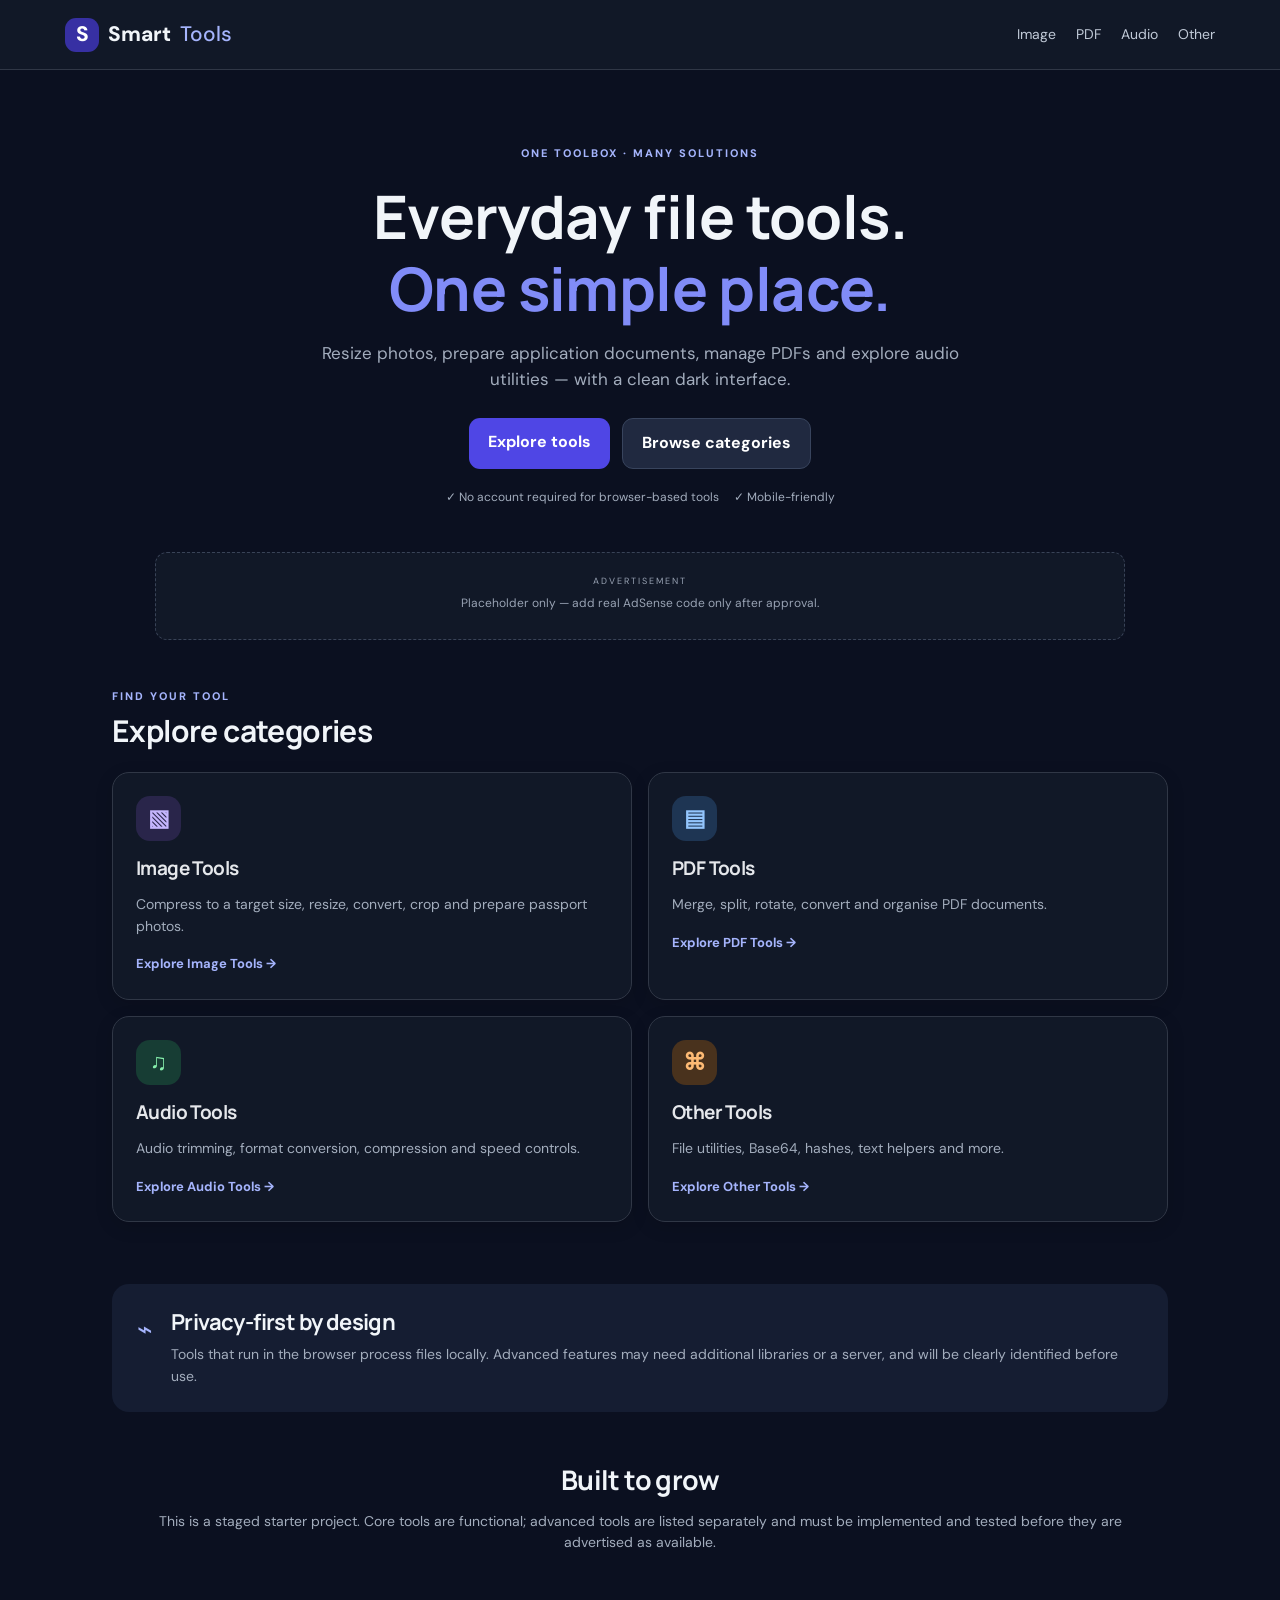
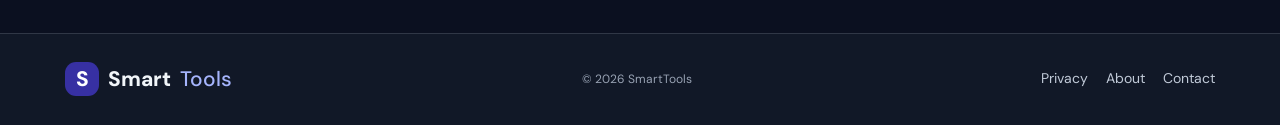
<file: index.html>
<!doctype html><html lang="en"><head><meta charset="utf-8"><meta name="viewport" content="width=device-width,initial-scale=1"><meta name="theme-color" content="#0b1020"><meta name="description" content="SmartTools free photo, PDF, audio and file utilities."><title>SmartTools — Free Online Tools</title><link rel="stylesheet" href="style.css"></head><body>
<header class="topbar"><a class="brand" href="index.html"><span class="brand-mark">S</span>Smart<span class="light">Tools</span></a><nav><a href="image.html">Image</a><a href="pdf.html">PDF</a><a href="audio.html">Audio</a><a href="other.html">Other</a></nav></header>
<main><section class="hero"><div class="eyebrow">ONE TOOLBOX · MANY SOLUTIONS</div><h1>Everyday file tools.<br><span>One simple place.</span></h1><p>Resize photos, prepare application documents, manage PDFs and explore audio utilities — with a clean dark interface.</p><div class="hero-actions"><a class="button" href="image.html">Explore tools</a><a class="button secondary" href="#categories">Browse categories</a></div><div class="trust">✓ No account required for browser-based tools　 ✓ Mobile-friendly</div></section>
<section class="ad-slot"><small>ADVERTISEMENT</small><p>Placeholder only — add real AdSense code only after approval.</p></section>
<section id="categories" class="section"><div class="section-head"><div class="eyebrow">FIND YOUR TOOL</div><h2>Explore categories</h2></div><div class="grid">
<a class="card category" href="image.html"><div class="icon purple">▧</div><h3>Image Tools</h3><p>Compress to a target size, resize, convert, crop and prepare passport photos.</p><span>Explore Image Tools →</span></a>
<a class="card category" href="pdf.html"><div class="icon blue">▤</div><h3>PDF Tools</h3><p>Merge, split, rotate, convert and organise PDF documents.</p><span>Explore PDF Tools →</span></a>
<a class="card category" href="audio.html"><div class="icon green">♫</div><h3>Audio Tools</h3><p>Audio trimming, format conversion, compression and speed controls.</p><span>Explore Audio Tools →</span></a>
<a class="card category" href="other.html"><div class="icon orange">⌘</div><h3>Other Tools</h3><p>File utilities, Base64, hashes, text helpers and more.</p><span>Explore Other Tools →</span></a>
</div></section>
<section class="info"><div class="info-icon">⌁</div><div><h2>Privacy-first by design</h2><p>Tools that run in the browser process files locally. Advanced features may need additional libraries or a server, and will be clearly identified before use.</p></div></section>
<section class="about"><h2>Built to grow</h2><p>This is a staged starter project. Core tools are functional; advanced tools are listed separately and must be implemented and tested before they are advertised as available.</p></section></main>
<footer><a class="brand" href="index.html"><span class="brand-mark">S</span>Smart<span class="light">Tools</span></a><p>© <span id="year"></span> SmartTools</p><div><a href="privacy.html">Privacy</a><a href="about.html">About</a><a href="contact.html">Contact</a></div></footer><script>document.getElementById('year').textContent=new Date().getFullYear()</script></body></html>
</file>
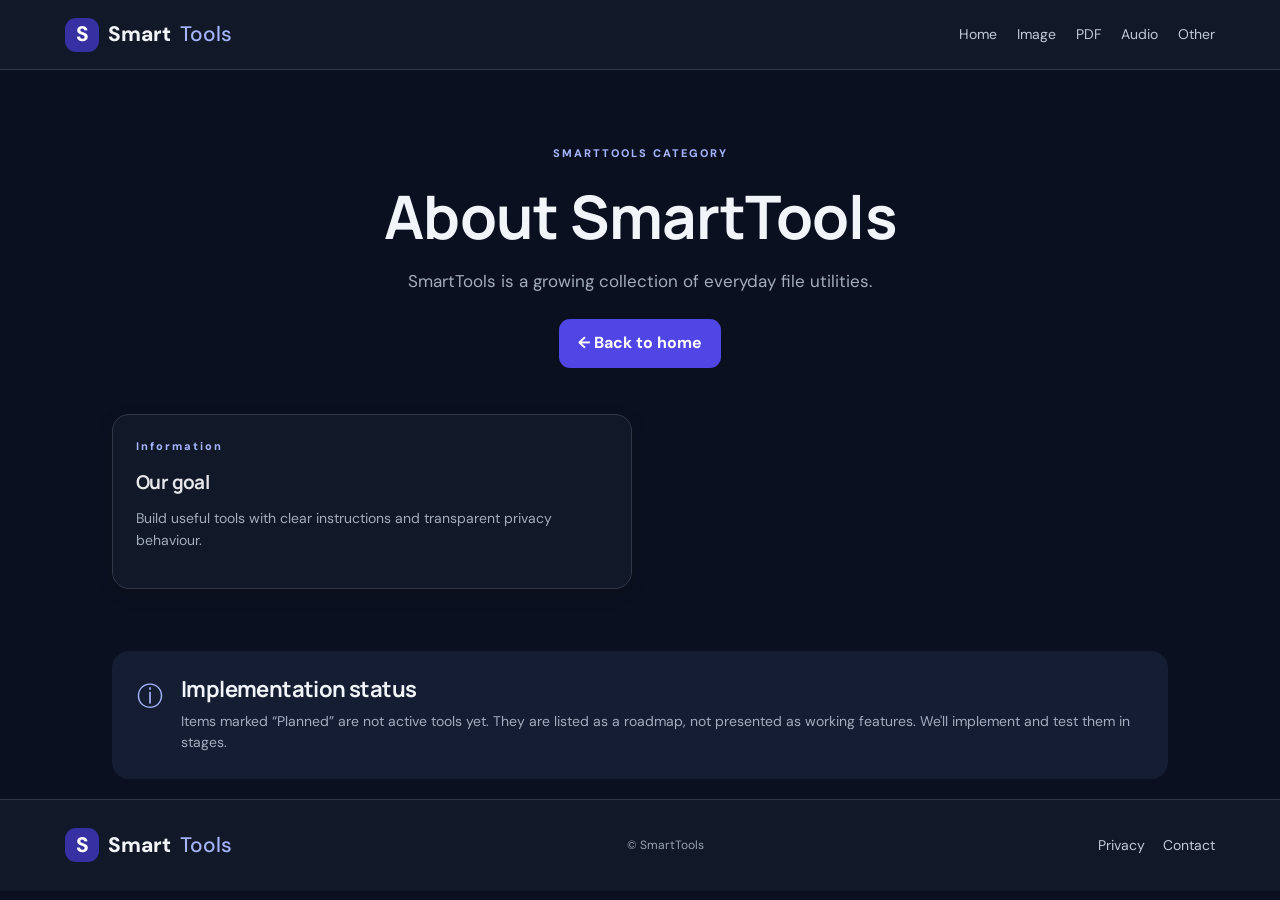
<file: about.html>
<!doctype html><html lang="en"><head><meta charset="utf-8"><meta name="viewport" content="width=device-width,initial-scale=1"><meta name="theme-color" content="#0b1020"><title>About SmartTools — SmartTools</title><link rel="stylesheet" href="style.css"></head><body><header class="topbar"><a class="brand" href="index.html"><span class="brand-mark">S</span>Smart<span class="light">Tools</span></a><nav><a href="index.html">Home</a><a href="image.html">Image</a><a href="pdf.html">PDF</a><a href="audio.html">Audio</a><a href="other.html">Other</a></nav></header><main><section class="hero"><div class="eyebrow">SMARTTOOLS CATEGORY</div><h1>About SmartTools</h1><p>SmartTools is a growing collection of everyday file utilities.</p><a class="button" href="index.html">← Back to home</a></section><section class="section"><div class="grid"><article class="card tool"><div class="eyebrow">Information</div><h3>Our goal</h3><p>Build useful tools with clear instructions and transparent privacy behaviour.</p></article></div></section><section class="info"><div class="info-icon">ⓘ</div><div><h2>Implementation status</h2><p>Items marked “Planned” are not active tools yet. They are listed as a roadmap, not presented as working features. We'll implement and test them in stages.</p></div></section></main><footer><a class="brand" href="index.html"><span class="brand-mark">S</span>Smart<span class="light">Tools</span></a><p>© SmartTools</p><div><a href="privacy.html">Privacy</a><a href="contact.html">Contact</a></div></footer></body></html>
</file>
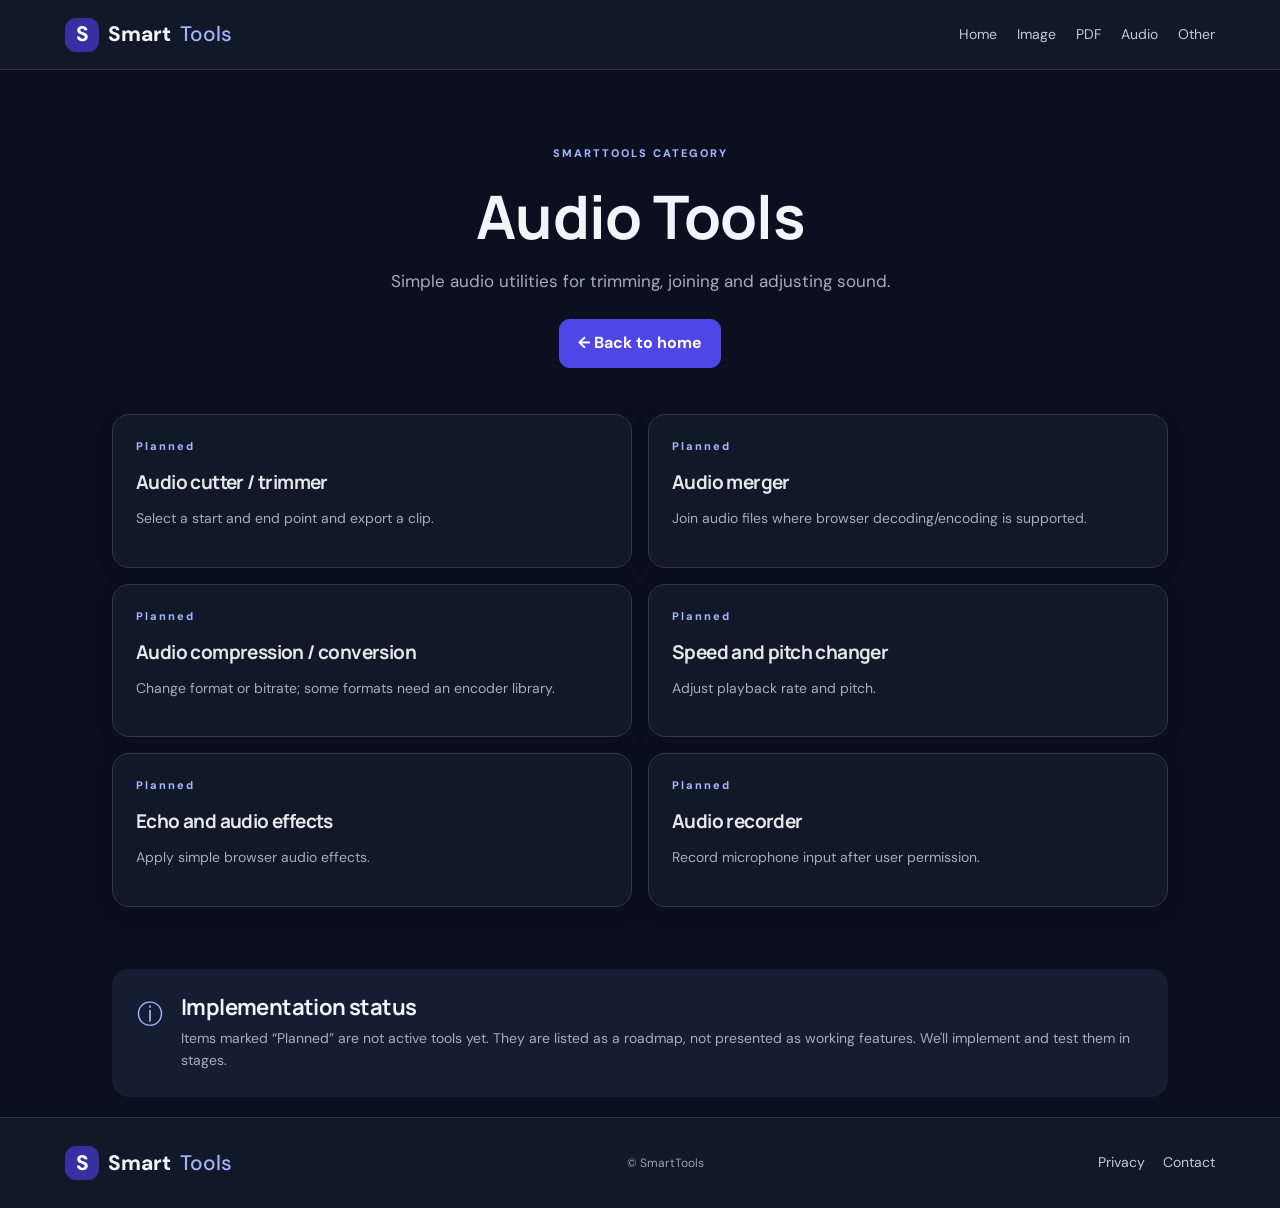
<file: audio.html>
<!doctype html><html lang="en"><head><meta charset="utf-8"><meta name="viewport" content="width=device-width,initial-scale=1"><meta name="theme-color" content="#0b1020"><title>Audio Tools — SmartTools</title><link rel="stylesheet" href="style.css"></head><body><header class="topbar"><a class="brand" href="index.html"><span class="brand-mark">S</span>Smart<span class="light">Tools</span></a><nav><a href="index.html">Home</a><a href="image.html">Image</a><a href="pdf.html">PDF</a><a href="audio.html">Audio</a><a href="other.html">Other</a></nav></header><main><section class="hero"><div class="eyebrow">SMARTTOOLS CATEGORY</div><h1>Audio Tools</h1><p>Simple audio utilities for trimming, joining and adjusting sound.</p><a class="button" href="index.html">← Back to home</a></section><section class="section"><div class="grid"><article class="card tool"><div class="eyebrow">Planned</div><h3>Audio cutter / trimmer</h3><p>Select a start and end point and export a clip.</p></article><article class="card tool"><div class="eyebrow">Planned</div><h3>Audio merger</h3><p>Join audio files where browser decoding/encoding is supported.</p></article><article class="card tool"><div class="eyebrow">Planned</div><h3>Audio compression / conversion</h3><p>Change format or bitrate; some formats need an encoder library.</p></article><article class="card tool"><div class="eyebrow">Planned</div><h3>Speed and pitch changer</h3><p>Adjust playback rate and pitch.</p></article><article class="card tool"><div class="eyebrow">Planned</div><h3>Echo and audio effects</h3><p>Apply simple browser audio effects.</p></article><article class="card tool"><div class="eyebrow">Planned</div><h3>Audio recorder</h3><p>Record microphone input after user permission.</p></article></div></section><section class="info"><div class="info-icon">ⓘ</div><div><h2>Implementation status</h2><p>Items marked “Planned” are not active tools yet. They are listed as a roadmap, not presented as working features. We'll implement and test them in stages.</p></div></section></main><footer><a class="brand" href="index.html"><span class="brand-mark">S</span>Smart<span class="light">Tools</span></a><p>© SmartTools</p><div><a href="privacy.html">Privacy</a><a href="contact.html">Contact</a></div></footer></body></html>
</file>
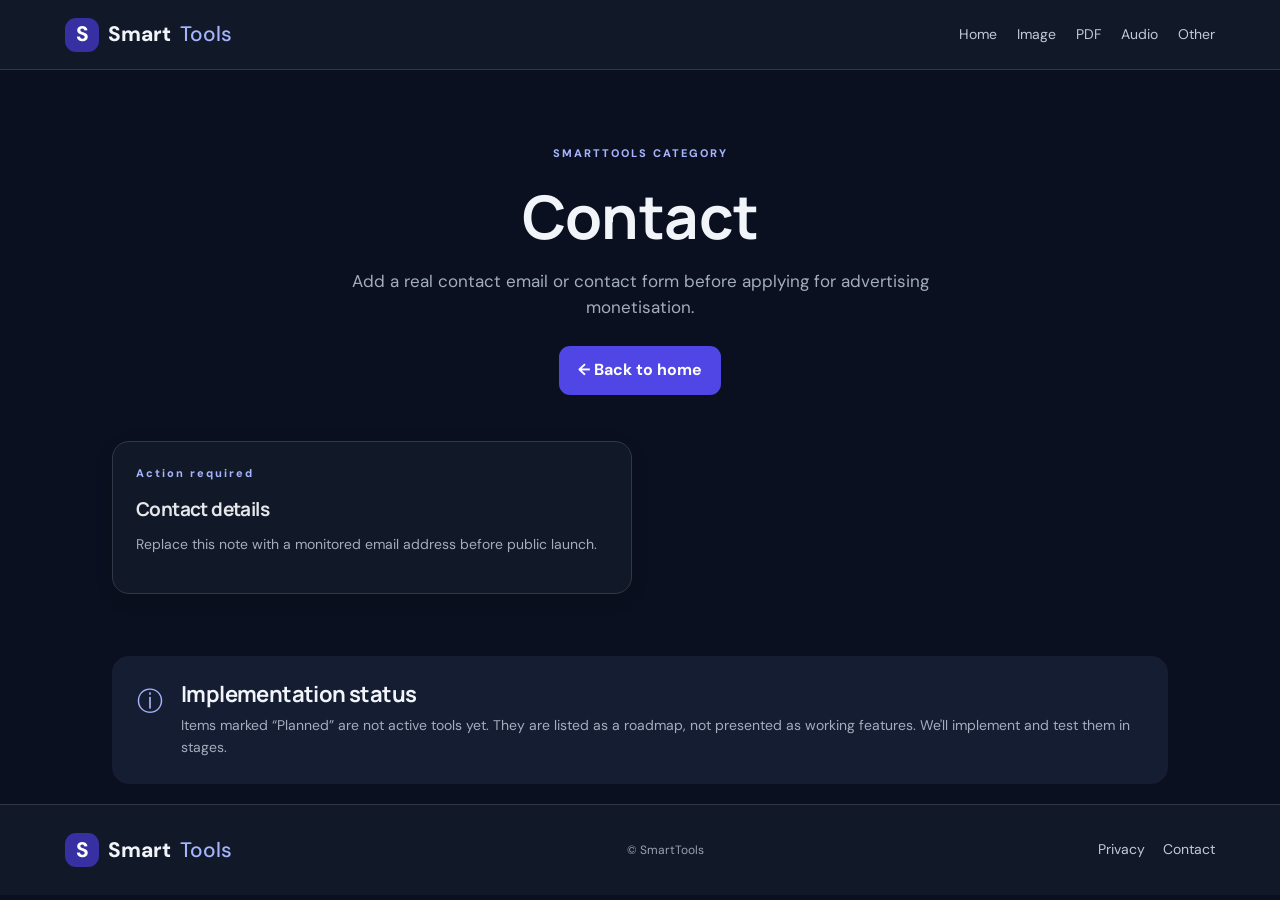
<file: contact.html>
<!doctype html><html lang="en"><head><meta charset="utf-8"><meta name="viewport" content="width=device-width,initial-scale=1"><meta name="theme-color" content="#0b1020"><title>Contact — SmartTools</title><link rel="stylesheet" href="style.css"></head><body><header class="topbar"><a class="brand" href="index.html"><span class="brand-mark">S</span>Smart<span class="light">Tools</span></a><nav><a href="index.html">Home</a><a href="image.html">Image</a><a href="pdf.html">PDF</a><a href="audio.html">Audio</a><a href="other.html">Other</a></nav></header><main><section class="hero"><div class="eyebrow">SMARTTOOLS CATEGORY</div><h1>Contact</h1><p>Add a real contact email or contact form before applying for advertising monetisation.</p><a class="button" href="index.html">← Back to home</a></section><section class="section"><div class="grid"><article class="card tool"><div class="eyebrow">Action required</div><h3>Contact details</h3><p>Replace this note with a monitored email address before public launch.</p></article></div></section><section class="info"><div class="info-icon">ⓘ</div><div><h2>Implementation status</h2><p>Items marked “Planned” are not active tools yet. They are listed as a roadmap, not presented as working features. We'll implement and test them in stages.</p></div></section></main><footer><a class="brand" href="index.html"><span class="brand-mark">S</span>Smart<span class="light">Tools</span></a><p>© SmartTools</p><div><a href="privacy.html">Privacy</a><a href="contact.html">Contact</a></div></footer></body></html>
</file>
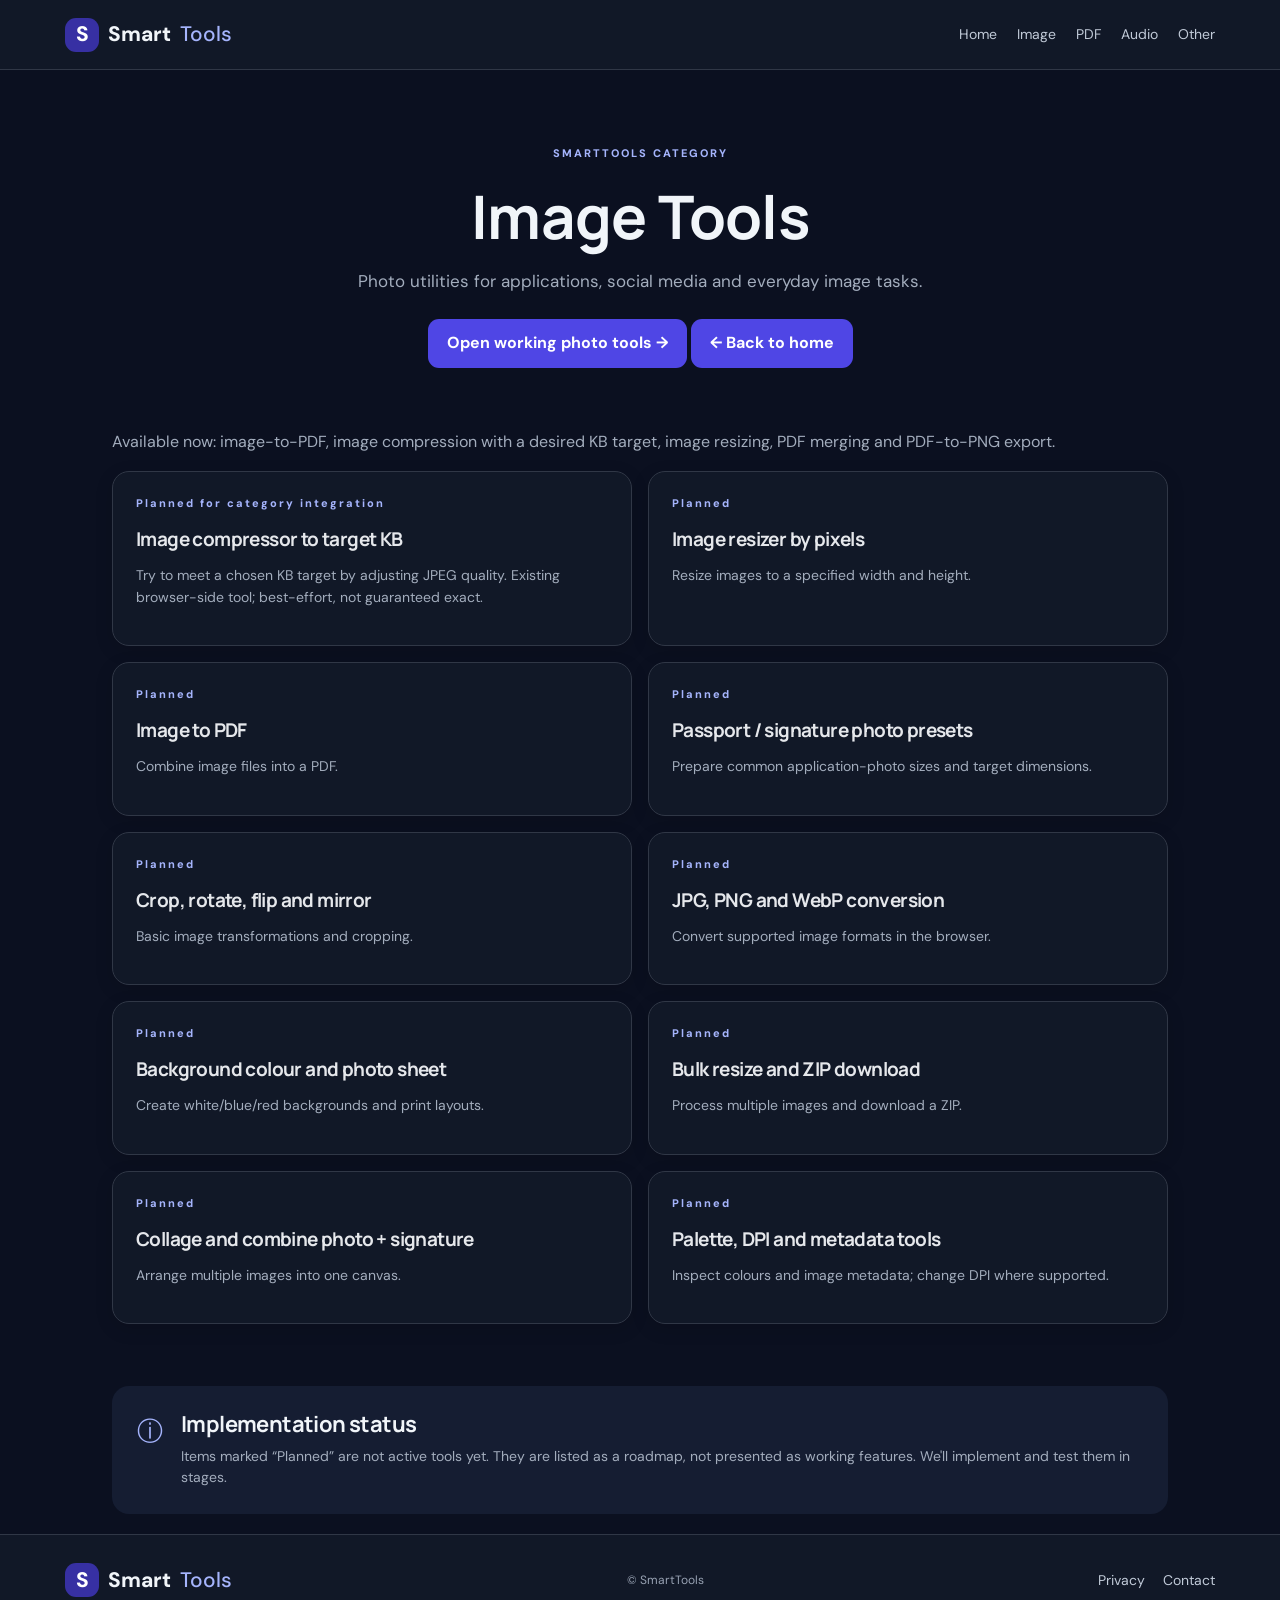
<file: image.html>
<!doctype html><html lang="en"><head><meta charset="utf-8"><meta name="viewport" content="width=device-width,initial-scale=1"><meta name="theme-color" content="#0b1020"><title>Image Tools — SmartTools</title><link rel="stylesheet" href="style.css"></head><body><header class="topbar"><a class="brand" href="index.html"><span class="brand-mark">S</span>Smart<span class="light">Tools</span></a><nav><a href="index.html">Home</a><a href="image.html">Image</a><a href="pdf.html">PDF</a><a href="audio.html">Audio</a><a href="other.html">Other</a></nav></header><main><section class="hero"><div class="eyebrow">SMARTTOOLS CATEGORY</div><h1>Image Tools</h1><p>Photo utilities for applications, social media and everyday image tasks.</p><a class="button" href="tools.html">Open working photo tools →</a> <a class="button" href="index.html">← Back to home</a></section><section class="section"><p style="color:#a3adbd">Available now: image-to-PDF, image compression with a desired KB target, image resizing, PDF merging and PDF-to-PNG export.</p><div class="grid"><article class="card tool"><div class="eyebrow">Planned for category integration</div><h3>Image compressor to target KB</h3><p>Try to meet a chosen KB target by adjusting JPEG quality. Existing browser-side tool; best-effort, not guaranteed exact.</p></article><article class="card tool"><div class="eyebrow">Planned</div><h3>Image resizer by pixels</h3><p>Resize images to a specified width and height.</p></article><article class="card tool"><div class="eyebrow">Planned</div><h3>Image to PDF</h3><p>Combine image files into a PDF.</p></article><article class="card tool"><div class="eyebrow">Planned</div><h3>Passport / signature photo presets</h3><p>Prepare common application-photo sizes and target dimensions.</p></article><article class="card tool"><div class="eyebrow">Planned</div><h3>Crop, rotate, flip and mirror</h3><p>Basic image transformations and cropping.</p></article><article class="card tool"><div class="eyebrow">Planned</div><h3>JPG, PNG and WebP conversion</h3><p>Convert supported image formats in the browser.</p></article><article class="card tool"><div class="eyebrow">Planned</div><h3>Background colour and photo sheet</h3><p>Create white/blue/red backgrounds and print layouts.</p></article><article class="card tool"><div class="eyebrow">Planned</div><h3>Bulk resize and ZIP download</h3><p>Process multiple images and download a ZIP.</p></article><article class="card tool"><div class="eyebrow">Planned</div><h3>Collage and combine photo + signature</h3><p>Arrange multiple images into one canvas.</p></article><article class="card tool"><div class="eyebrow">Planned</div><h3>Palette, DPI and metadata tools</h3><p>Inspect colours and image metadata; change DPI where supported.</p></article></div></section><section class="info"><div class="info-icon">ⓘ</div><div><h2>Implementation status</h2><p>Items marked “Planned” are not active tools yet. They are listed as a roadmap, not presented as working features. We'll implement and test them in stages.</p></div></section></main><footer><a class="brand" href="index.html"><span class="brand-mark">S</span>Smart<span class="light">Tools</span></a><p>© SmartTools</p><div><a href="privacy.html">Privacy</a><a href="contact.html">Contact</a></div></footer></body></html>
</file>
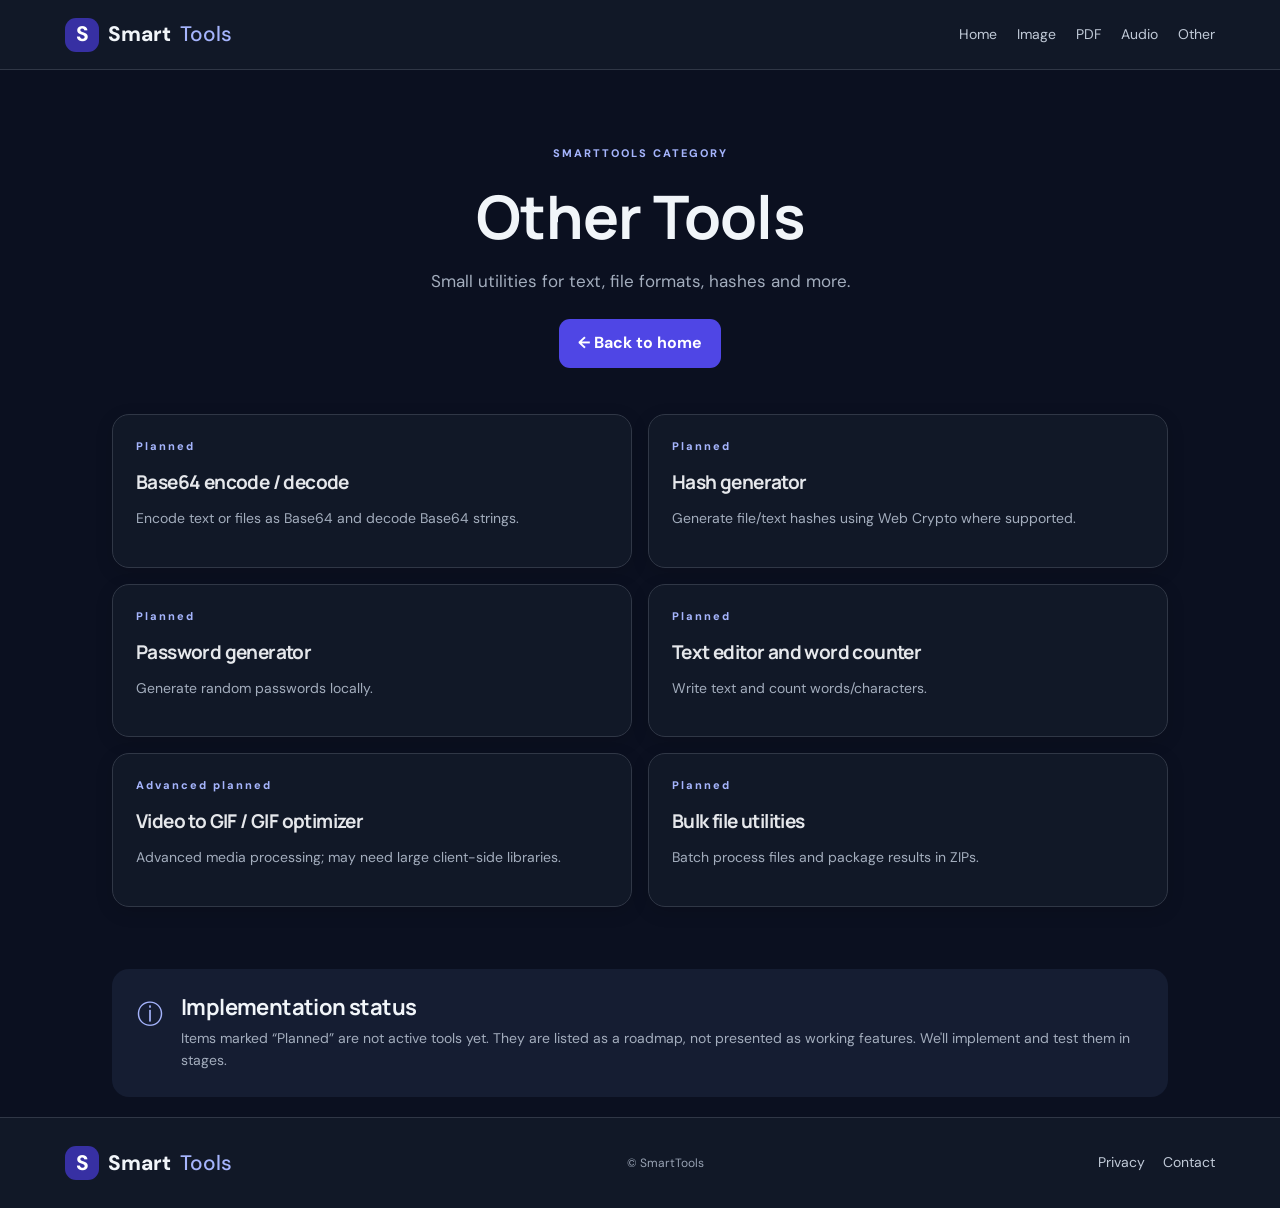
<file: other.html>
<!doctype html><html lang="en"><head><meta charset="utf-8"><meta name="viewport" content="width=device-width,initial-scale=1"><meta name="theme-color" content="#0b1020"><title>Other Tools — SmartTools</title><link rel="stylesheet" href="style.css"></head><body><header class="topbar"><a class="brand" href="index.html"><span class="brand-mark">S</span>Smart<span class="light">Tools</span></a><nav><a href="index.html">Home</a><a href="image.html">Image</a><a href="pdf.html">PDF</a><a href="audio.html">Audio</a><a href="other.html">Other</a></nav></header><main><section class="hero"><div class="eyebrow">SMARTTOOLS CATEGORY</div><h1>Other Tools</h1><p>Small utilities for text, file formats, hashes and more.</p><a class="button" href="index.html">← Back to home</a></section><section class="section"><div class="grid"><article class="card tool"><div class="eyebrow">Planned</div><h3>Base64 encode / decode</h3><p>Encode text or files as Base64 and decode Base64 strings.</p></article><article class="card tool"><div class="eyebrow">Planned</div><h3>Hash generator</h3><p>Generate file/text hashes using Web Crypto where supported.</p></article><article class="card tool"><div class="eyebrow">Planned</div><h3>Password generator</h3><p>Generate random passwords locally.</p></article><article class="card tool"><div class="eyebrow">Planned</div><h3>Text editor and word counter</h3><p>Write text and count words/characters.</p></article><article class="card tool"><div class="eyebrow">Advanced planned</div><h3>Video to GIF / GIF optimizer</h3><p>Advanced media processing; may need large client-side libraries.</p></article><article class="card tool"><div class="eyebrow">Planned</div><h3>Bulk file utilities</h3><p>Batch process files and package results in ZIPs.</p></article></div></section><section class="info"><div class="info-icon">ⓘ</div><div><h2>Implementation status</h2><p>Items marked “Planned” are not active tools yet. They are listed as a roadmap, not presented as working features. We'll implement and test them in stages.</p></div></section></main><footer><a class="brand" href="index.html"><span class="brand-mark">S</span>Smart<span class="light">Tools</span></a><p>© SmartTools</p><div><a href="privacy.html">Privacy</a><a href="contact.html">Contact</a></div></footer></body></html>
</file>
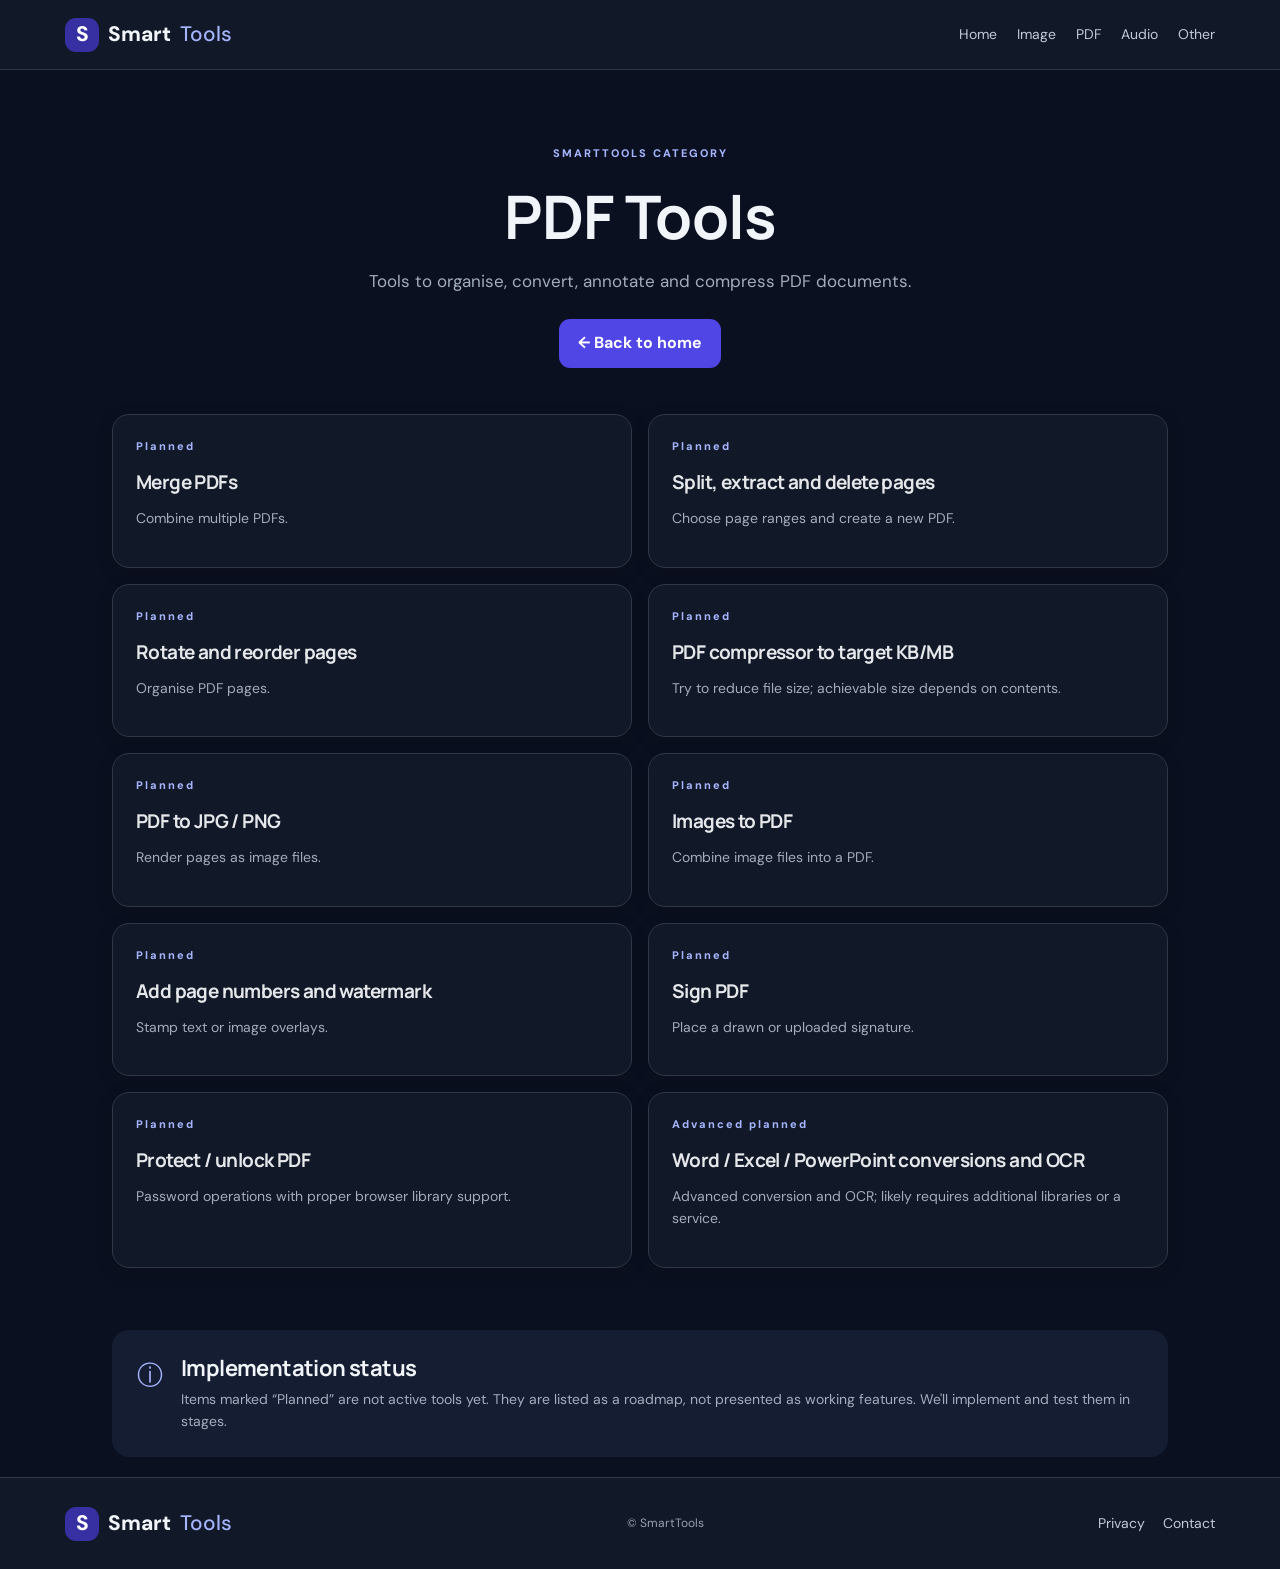
<file: pdf.html>
<!doctype html><html lang="en"><head><meta charset="utf-8"><meta name="viewport" content="width=device-width,initial-scale=1"><meta name="theme-color" content="#0b1020"><title>PDF Tools — SmartTools</title><link rel="stylesheet" href="style.css"></head><body><header class="topbar"><a class="brand" href="index.html"><span class="brand-mark">S</span>Smart<span class="light">Tools</span></a><nav><a href="index.html">Home</a><a href="image.html">Image</a><a href="pdf.html">PDF</a><a href="audio.html">Audio</a><a href="other.html">Other</a></nav></header><main><section class="hero"><div class="eyebrow">SMARTTOOLS CATEGORY</div><h1>PDF Tools</h1><p>Tools to organise, convert, annotate and compress PDF documents.</p><a class="button" href="index.html">← Back to home</a></section><section class="section"><div class="grid"><article class="card tool"><div class="eyebrow">Planned</div><h3>Merge PDFs</h3><p>Combine multiple PDFs.</p></article><article class="card tool"><div class="eyebrow">Planned</div><h3>Split, extract and delete pages</h3><p>Choose page ranges and create a new PDF.</p></article><article class="card tool"><div class="eyebrow">Planned</div><h3>Rotate and reorder pages</h3><p>Organise PDF pages.</p></article><article class="card tool"><div class="eyebrow">Planned</div><h3>PDF compressor to target KB/MB</h3><p>Try to reduce file size; achievable size depends on contents.</p></article><article class="card tool"><div class="eyebrow">Planned</div><h3>PDF to JPG / PNG</h3><p>Render pages as image files.</p></article><article class="card tool"><div class="eyebrow">Planned</div><h3>Images to PDF</h3><p>Combine image files into a PDF.</p></article><article class="card tool"><div class="eyebrow">Planned</div><h3>Add page numbers and watermark</h3><p>Stamp text or image overlays.</p></article><article class="card tool"><div class="eyebrow">Planned</div><h3>Sign PDF</h3><p>Place a drawn or uploaded signature.</p></article><article class="card tool"><div class="eyebrow">Planned</div><h3>Protect / unlock PDF</h3><p>Password operations with proper browser library support.</p></article><article class="card tool"><div class="eyebrow">Advanced planned</div><h3>Word / Excel / PowerPoint conversions and OCR</h3><p>Advanced conversion and OCR; likely requires additional libraries or a service.</p></article></div></section><section class="info"><div class="info-icon">ⓘ</div><div><h2>Implementation status</h2><p>Items marked “Planned” are not active tools yet. They are listed as a roadmap, not presented as working features. We'll implement and test them in stages.</p></div></section></main><footer><a class="brand" href="index.html"><span class="brand-mark">S</span>Smart<span class="light">Tools</span></a><p>© SmartTools</p><div><a href="privacy.html">Privacy</a><a href="contact.html">Contact</a></div></footer></body></html>
</file>
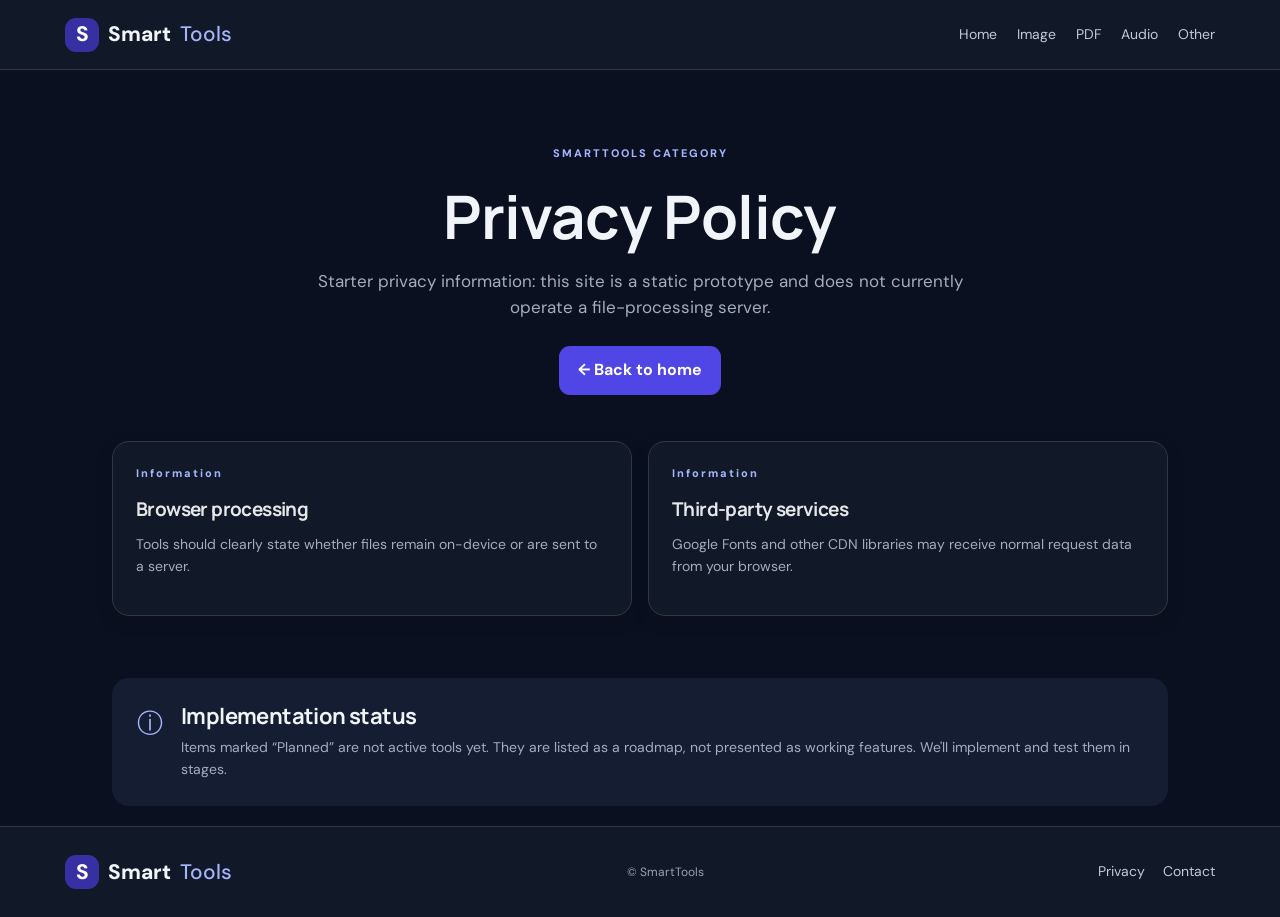
<file: privacy.html>
<!doctype html><html lang="en"><head><meta charset="utf-8"><meta name="viewport" content="width=device-width,initial-scale=1"><meta name="theme-color" content="#0b1020"><title>Privacy Policy — SmartTools</title><link rel="stylesheet" href="style.css"></head><body><header class="topbar"><a class="brand" href="index.html"><span class="brand-mark">S</span>Smart<span class="light">Tools</span></a><nav><a href="index.html">Home</a><a href="image.html">Image</a><a href="pdf.html">PDF</a><a href="audio.html">Audio</a><a href="other.html">Other</a></nav></header><main><section class="hero"><div class="eyebrow">SMARTTOOLS CATEGORY</div><h1>Privacy Policy</h1><p>Starter privacy information: this site is a static prototype and does not currently operate a file-processing server.</p><a class="button" href="index.html">← Back to home</a></section><section class="section"><div class="grid"><article class="card tool"><div class="eyebrow">Information</div><h3>Browser processing</h3><p>Tools should clearly state whether files remain on-device or are sent to a server.</p></article><article class="card tool"><div class="eyebrow">Information</div><h3>Third-party services</h3><p>Google Fonts and other CDN libraries may receive normal request data from your browser.</p></article></div></section><section class="info"><div class="info-icon">ⓘ</div><div><h2>Implementation status</h2><p>Items marked “Planned” are not active tools yet. They are listed as a roadmap, not presented as working features. We'll implement and test them in stages.</p></div></section></main><footer><a class="brand" href="index.html"><span class="brand-mark">S</span>Smart<span class="light">Tools</span></a><p>© SmartTools</p><div><a href="privacy.html">Privacy</a><a href="contact.html">Contact</a></div></footer></body></html>
</file>
<file: style.css>
@import url('https://fonts.googleapis.com/css2?family=DM+Sans:wght@400;500;600;700&family=Manrope:wght@400;500;600;700;800&display=swap');
:root{--navy:#f1f5f9;--ink:#e5e7eb;--muted:#a3adbd;--line:#303746;--bg:#0b1020;--blue:#818cf8}*{box-sizing:border-box}body{margin:0;background:var(--bg);color:var(--ink);font-family:'DM Sans',Arial,sans-serif;line-height:1.55}a{color:inherit}.topbar{min-height:70px;display:flex;align-items:center;justify-content:space-between;padding:12px max(5%,calc((100% - 1150px)/2));background:#111827;border-bottom:1px solid var(--line);gap:16px}.brand{display:flex;gap:9px;align-items:center;color:var(--navy);text-decoration:none;font-weight:800;font-size:21px}.brand-mark{height:34px;width:34px;display:grid;place-items:center;border-radius:11px;background:#3730a3;color:white}.light{color:#a5b4fc;font-weight:500}nav{display:flex;gap:20px;flex-wrap:wrap}nav a,footer a{font-size:14px;color:#c1cad8;text-decoration:none}nav a:hover,footer a:hover{color:#a5b4fc}.hero{max-width:1080px;margin:auto;padding:75px 22px 46px;text-align:center}.eyebrow{font-size:11px;letter-spacing:2px;font-weight:800;color:#a5b4fc}h1,h2,h3{font-family:Manrope,Arial,sans-serif;line-height:1.2;letter-spacing:-.6px}h1{font-size:clamp(36px,5.5vw,60px);margin:18px auto 16px;color:var(--navy)}h1 span{color:var(--blue)}.hero>p{max-width:670px;margin:auto;color:var(--muted);font-size:17px}.hero-actions{display:flex;justify-content:center;gap:12px;flex-wrap:wrap}.button{display:inline-block;margin-top:25px;padding:12px 19px;border-radius:11px;background:#4f46e5;color:#fff;text-decoration:none;font-weight:700}.button.secondary{background:#202940;border:1px solid #38445d}.trust{margin-top:19px;font-size:12px;color:var(--muted)}.ad-slot{max-width:970px;min-height:88px;margin:0 auto 48px;border:1px dashed #394357;background:#111827;border-radius:12px;display:flex;flex-direction:column;align-items:center;justify-content:center;padding:12px;color:#98a2b3}.ad-slot small{font-size:9px;letter-spacing:2px}.ad-slot p{font-size:12px;margin:5px}.section{max-width:1100px;margin:auto;padding:0 22px 62px}.section-head{margin-bottom:23px}.section-head h2,.info h2,.about h2{margin:8px 0 0;font-size:30px;color:var(--navy)}.grid{display:grid;grid-template-columns:repeat(2,minmax(0,1fr));gap:16px}.card{display:block;background:#111827;border:1px solid var(--line);border-radius:17px;padding:23px;text-decoration:none;box-shadow:0 5px 18px #0002}.category:hover{border-color:#6366f1;transform:translateY(-2px)}.icon{width:45px;height:45px;border-radius:14px;display:grid;place-items:center;font-size:23px;font-weight:700}.purple{background:#29254a;color:#c4b5fd}.blue{background:#1e3553;color:#93c5fd}.green{background:#173d34;color:#86efac}.orange{background:#49321d;color:#fdba74}.pink{background:#48243a;color:#f9a8d4}.teal{background:#173e42;color:#99f6e4}.card h3{font-size:19px;margin:16px 0 7px}.card p,.info p,.about p{color:var(--muted);font-size:14px}.category span{font-size:13px;color:#a5b4fc;font-weight:700}.info{max-width:1056px;margin:0 auto 20px;padding:25px;display:flex;gap:18px;background:#151d32;border-radius:17px}.info h2{font-size:22px;margin:0 0 8px}.info p{margin:0}.info-icon{font-size:26px;color:#a5b4fc}.about{max-width:1056px;margin:auto;padding:32px 20px 65px;text-align:center}.about h2{font-size:27px;margin:0 0 12px}footer{padding:24px max(5%,calc((100% - 1150px)/2));background:#111827;border-top:1px solid var(--line);display:flex;align-items:center;justify-content:space-between;gap:18px;flex-wrap:wrap}footer p{color:#98a2b3;font-size:12px}footer div{display:flex;gap:18px}@media(max-width:650px){.topbar{padding:12px 16px;align-items:flex-start;flex-direction:column}nav{gap:14px}.hero{padding:52px 18px 35px}.hero>p{font-size:15px}.ad-slot{margin:0 14px 38px}.section{padding:0 14px 45px}.grid{grid-template-columns:1fr}.card{padding:19px}.info{margin:0 12px 16px;padding:20px}.about{padding:30px 18px 48px}footer{padding:22px 16px;justify-content:center;text-align:center;flex-direction:column;gap:9px}footer p{margin:0}}
</file>
